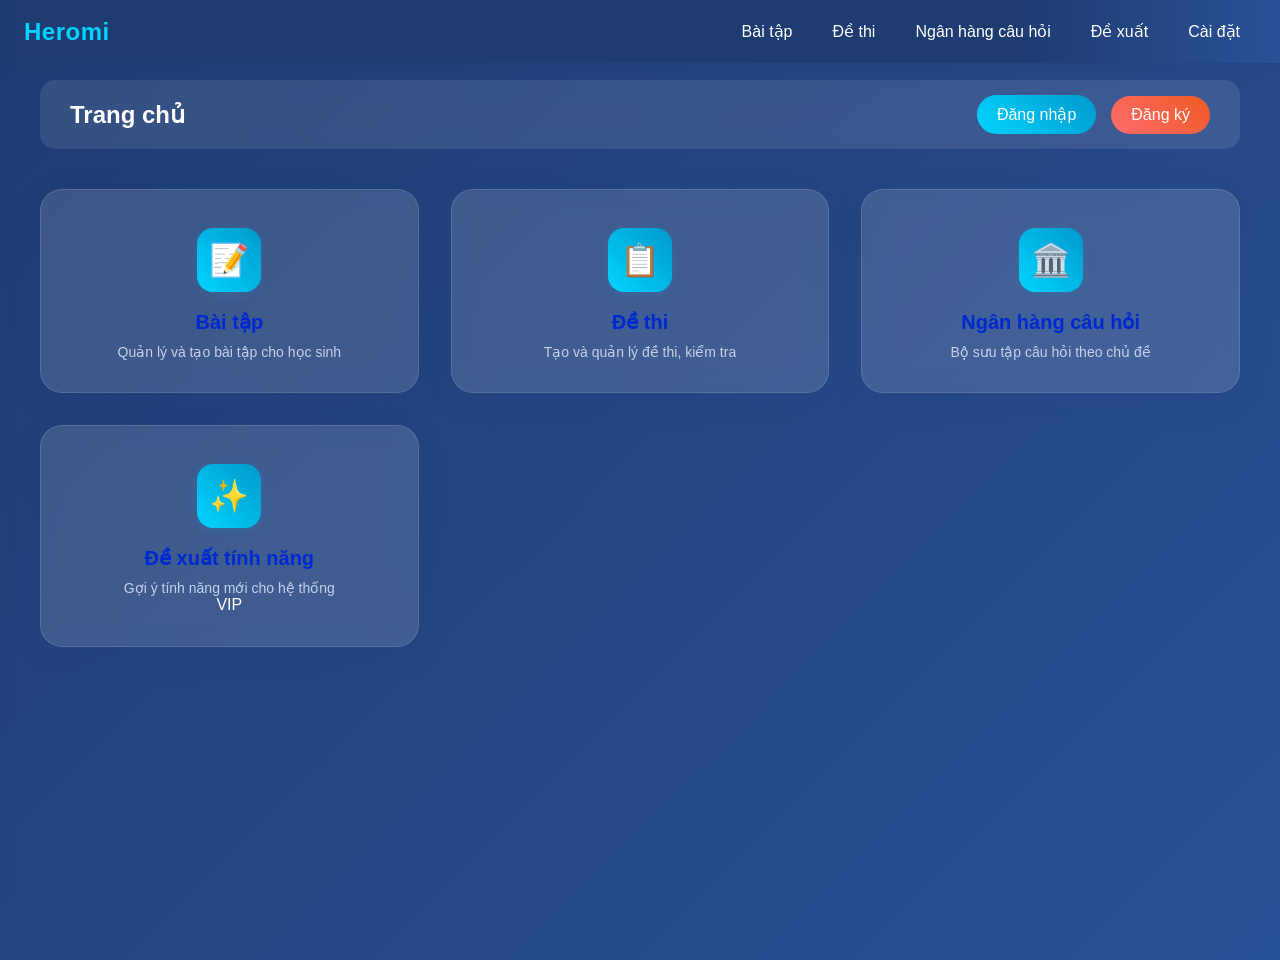
<file: index.html>
<!DOCTYPE html>
<html lang="vi">
<head>
    <meta charset="UTF-8">
    <meta name="viewport" content="width=device-width, initial-scale=1.0">
    <title>Heromi - Trang học liệu miễn phí</title>
    <link rel="icon" type="image/x-icon" href="/assets/heromi.ico" >
    <link rel="stylesheet" href="style.css">
</head>
<body>
    <!-- Add navbar so JS/CSS can show/hide it -->
    <header class="navbar" id="mainNavbar" role="navigation" aria-label="Main navigation">
        <div class="brand-title">Heromi</div>
        <nav class="navbar-links" id="navbarLinks" aria-hidden="true">
            <ul>
                <li><a href="#" onclick="showSection('bai-tap')">Bài tập</a></li>
                <li><a href="#" onclick="showSection('de-thi')">Đề thi</a></li>
                <li><a href="#" onclick="showSection('ngan-hang-cau-hoi')">Ngân hàng câu hỏi</a></li>
                <li><a href="#" onclick="showSection('de-xuat-tinh-nang')">Đề xuất</a></li>
                <li><a href="#" onclick="showSection('setting')">Cài đặt</a></li>
            </ul>
        </nav>
        <button class="toggle-button" id="navbarToggle" aria-label="Toggle navigation">
            <span class="bar"></span>
            <span class="bar"></span>
            <span class="bar"></span>
        </button>
    </header>

    <!-- Nút mở sidebar (menu 3 gạch) -->
    <button id="sidebarToggleBtn" class="sidebar-toggle-btn" aria-label="Mở menu">&#9776;</button>
    <!-- Sidebar overlay -->
    <div class="sidebar-overlay" id="sidebaOverlay"></div>
        <!-- Sidebar popup -->
    <nav class="sidebar" id="sidebar">
        <div class="sidebar-header" style="display:flex; align-items:center; justify-content:space-between; padding: 12px 16px; border-bottom: 1px solid #ccc;">
            <div style="display:flex; align-items:center;">
                <div class="sidebar-logo" style="background: linear-gradient(135deg, #2a5298 100%, #2a5298 100%); border-radius: 50%; box-shadow: 0 2px 8px #1e3c7233; margin-right: 12px;">
                    <img src="/assets/logo.png" alt="Heromi" style="width:44px;height:44px;border-radius:50%;background:transparent;box-shadow:none;">
                </div>
                <span class="sidebar-title" style="font-weight:600; font-size:1.2rem; color:#ffffff;">Heromi</span>
            </div>
        </div>
        <ul class="sidebar-menu" style="list-style:none; padding:0; margin:0;">
            <li class="nav-item active" data-section="bai-tap" style="padding: 12px 20px; cursor:pointer; transition: background-color 0.3s;">
                <span class="nav-label" data-i18n="sidebar_baitap">Bài tập</span>
            </li>
            <li class="nav-item" data-section="de-thi" style="padding: 12px 20px; cursor:pointer; transition: background-color 0.3s;">
                <span class="nav-label" data-i18n="sidebar_dethi">Đề thi</span>
            </li>
            <li class="nav-item" data-section="ngan-hang-cau-hoi" style="padding: 12px 20px; cursor:pointer; transition: background-color 0.3s;">
                <span class="nav-label" data-i18n="sidebar_nganhang">Ngân hàng câu hỏi</span>
            </li>
            <li class="nav-item" data-section="de-xuat-tinh-nang" style="padding: 12px 20px; cursor:pointer; transition: background-color 0.3s;">
                <span class="nav-label" data-i18n="sidebar_dexuat">Đề xuất tính năng</span>
            </li>
            <li class="nav-item" data-section="setting" style="padding: 12px 20px; cursor:pointer; transition: background-color 0.3s;">
                <span class="nav-label" data-i18n="sidebar_setting">Cài đặt</span>
            </li>
        </ul>
    </nav>
    
    
    <!-- Page Sections -->
    <section id="dashboard" class="page-section">
        <div class="container">
            <div class="main-content">
                <!-- Header -->
                <div class="header">
                    <div class="header-left">
                        <h1 id="mainTitle" data-i18n="dashboard_title">Trang chủ</h1>
                    </div>
                    <div class="header-right">
                        <a href="#" class="btn btn-primary" id="loginBtn" data-i18n="loginBtn">Đăng nhập</a>
                        <a href="#" class="btn btn-secondary" id="registerBtn" data-i18n="registerBtn">Đăng ký</a>
                        <div class="user-profile" style="display:none" id="userProfile">
                            <div class="user-avatar" id="userAvatar">H</div>
                            <div class="user-info" id="userInfo">
                                <!-- Thông tin user sẽ được thêm động -->
                            </div>
                            <div class="user-fullname" id="userFullname"></div>
                            <div class="user-history" id="userHistory"></div>
                            <button onclick="logoutUser()" class="btn btn-secondary" style="margin-left:10px">Đăng xuất</button>
                        </div>
                    </div>
                </div>
                <!-- Dashboard Grid -->
                <div class="dashboard-grid" id="dashboardGrid">
                    <div class="card" onclick="navigateToSection('bai-tap')">
                        <div class="card-icon">📝</div>
                        <h3 data-i18n="card_baitap_title">Bài tập</h3>
                        <p data-i18n="card_baitap_desc">Quản lý và tạo bài tập cho học sinh</p>
                        <!-- Form upload chỉ cho giáo viên, ẩn mặc định, hiển thị bằng JS nếu đúng quyền -->
                        <form id="baitapUploadForm" style="display:none; margin-top:18px;">
                            <input type="file" id="baitapFile" accept=".pdf,.doc,.docx" style="margin-bottom:8px;">
                            <button type="submit" class="btn btn-primary" style="width:auto;">Tải lên bài tập</button>
                        </form>
                    </div>
                    <div class="card" onclick="navigateToSection('de-thi')">
                        <div class="card-icon">📋</div>
                        <h3 data-i18n="card_dethi_title">Đề thi</h3>
                        <p data-i18n="card_dethi_desc">Tạo và quản lý đề thi, kiểm tra</p>
                        <!-- Form upload chỉ cho giáo viên, ẩn mặc định, hiển thị bằng JS nếu đúng quyền -->
                        <form id="dethiUploadForm" style="display:none; margin-top:18px;">
                            <input type="file" id="dethiFile" accept=".pdf,.doc,.docx" style="margin-bottom:8px;">
                            <button type="submit" class="btn btn-primary" style="width:auto;">Tải lên đề thi</button>
                        </form>
                    </div>
                    <div class="card" onclick="navigateToSection('ngan-hang-cau-hoi')">
                        <div class="card-icon">🏛️</div>
                        <h3 data-i18n="card_nganhang_title">Ngân hàng câu hỏi</h3>
                        <p data-i18n="card_nganhang_desc">Bộ sưu tập câu hỏi theo chủ đề</p>
                    </div>
                    <div class="card" onclick="navigateToSection('de-xuat-tinh-nang')">
                        <div class="card-icon">✨</div>
                        <h3 data-i18n="card_dexuat_title">Đề xuất tính năng</h3>
                        <p data-i18n="card_dexuat_desc">Gợi ý tính năng mới cho hệ thống</p>
                        <div class="vip-badge" data-i18n="vip_badge">VIP</div>
                    </div>
                </div>
                <!-- Giao diện từng mục chức năng -->
                <div class="section-content" id="section-bai-tap" style="display:none">
                    <button class="btn btn-secondary back-home-btn" style="margin-bottom:18px;">← Trở về trang chủ</button>
                    <h2 data-i18n="card_baitap_title">Bài tập</h2>
                    <div style="margin-bottom:20px;">
                        <button class="btn btn-primary upload-btn" onclick="showUploadForm('baitap')" style="display:none;">
                            <span style="font-size:20px;">+</span> Tải lên bài tập mới
                        </button>
                    </div>
                    <div id="baitapUploadArea" class="upload-form" style="display:none;background:rgba(30,60,114,0.9);padding:20px;border-radius:12px;margin-bottom:20px;">
                        <h3 style="color:#fff;margin-bottom:15px;">Tải lên bài tập mới</h3>
                        <form id="baitapUploadForm" onsubmit="return handleBaiTapUpload(event)">
                            <div style="margin-bottom:15px;">
                                <input type="file" id="baitapFile" accept=".pdf,.doc,.docx" style="background:#fff;padding:8px;border-radius:6px;width:100%;">
                            </div>
                            <div style="margin-bottom:15px;">
                                <input type="text" placeholder="Tiêu đề bài tập" style="width:100%;padding:8px;border-radius:6px;">
                            </div>
                            <div style="margin-bottom:15px;">
                                <textarea placeholder="Mô tả bài tập" style="width:100%;padding:8px;border-radius:6px;min-height:80px;"></textarea>
                            </button>
                            <button type="submit" class="btn btn-primary">Tải lên</button>
                            <button type="button" class="btn btn-secondary" onclick="hideUploadForm('baitap')" style="margin-left:10px;">Hủy</button>
                        </form>
                    </div>
                    <div id="baitapList">
                        <!-- Danh sách bài tập sẽ được thêm vào đây -->
                    </div>
                </div>
                <div class="section-content" id="section-de-thi" style="display:none">
                    <button class="btn btn-secondary back-home-btn" style="margin-bottom:18px;">← Trở về trang chủ</button>
                    <h2 data-i18n="card_dethi_title">Đề thi</h2>
                    <div style="margin-bottom:20px;">
                        <button class="btn btn-primary upload-btn" onclick="showUploadForm('dethi')" style="display:none;">
                            <span style="font-size:20px;">+</span> Tải lên đề thi mới
                        </button>
                    </div>
                    <div id="dethiUploadArea" class="upload-form" style="display:none;background:rgba(30,60,114,0.9);padding:20px;border-radius:12px;margin-bottom:20px;">
                        <h3 style="color:#fff;margin-bottom:15px;">Tải lên đề thi mới</h3>
                        <form id="dethiUploadForm" onsubmit="return handleDeThiUpload(event)">
                            <div style="margin-bottom:15px;">
                                <input type="file" id="dethiFile" accept=".pdf,.doc,.docx" style="background:#fff;padding:8px;border-radius:6px;width:100%;">
                            </div>
                            <div style="margin-bottom:15px;">
                                <input type="text" placeholder="Tiêu đề đề thi" style="width:100%;padding:8px;border-radius:6px;">
                            </div>
                            <div style="margin-bottom:15px;">
                                <textarea placeholder="Mô tả đề thi" style="width:100%;padding:8px;border-radius:6px;min-height:80px;"></textarea>
                            </button>
                            <button type="submit" class="btn btn-primary">Tải lên</button>
                            <button type="button" class="btn btn-secondary" onclick="hideUploadForm('dethi')" style="margin-left:10px;">Hủy</button>
                        </form>
                    </div>
                    <div id="dethiList">
                        <!-- Danh sách đề thi sẽ được thêm vào đây -->
                    </div>
                </div>
                <div class="section-content" id="section-ngan-hang-cau-hoi" style="display:none">
                    <button class="btn btn-secondary back-home-btn" style="margin-bottom:18px;">← Trở về trang chủ</button>
                    <h2 data-i18n="card_nganhang_title">Ngân hàng câu hỏi</h2>
                    <!-- Nội dung ngân hàng câu hỏi -->
                </div>
                <div class="section-content" id="section-de-xuat-tinh-nang" style="display:none">
                    <button class="btn btn-secondary back-home-btn" style="margin-bottom:18px;">← Trở về trang chủ</button>
                    <h2 data-i18n="card_dexuat_title">Đề xuất tính năng</h2>
                    <!-- Nội dung đề xuất tính năng -->
                </div>
                <div class="section-content" id="section-setting" style="display:none">
                    <button class="btn btn-secondary back-home-btn" style="margin-bottom:18px;">← Trở về trang chủ</button>
                    <h2 data-i18n="sidebar_setting">Cài đặt</h2>
                    <!-- Nội dung cài đặt -->
                </div>
            </div>
        </div>
    </section>
    
    <section id="baitap" class="page-section" style="display:none">
        <div class="container">
            <h2>Bài Tập</h2>
            <p>Đây là trang quản lý bài tập. Bạn có thể xem, tạo mới hoặc quản lý các bài tập tại đây.</p>
            <!-- Thêm nội dung bài tập tại đây -->
        </div>
    </section>
    
    <section id="dethi" class="page-section" style="display:none">
        <div class="container">
            <h2>Đề Thi</h2>
            <p>Đây là trang quản lý đề thi. Bạn có thể xem, tạo mới hoặc quản lý các đề thi tại đây.</p>
            <!-- Thêm nội dung đề thi tại đây -->
        </div>
    </section>
    
    <!-- Popup Đăng nhập/Đăng ký -->
    <div class="popup-overlay" id="popupOverlay">
        <div class="popup" id="loginPopup">
            <button class="close-btn" onclick="closePopup()">&times;</button>
            <div class="popup-header">
                <div class="popup-icon">🔐</div>
                <h2 data-i18n="login">Đăng nhập</h2>
                <p class="popup-desc" data-i18n="loginDesc">Chào mừng bạn quay lại! Vui lòng đăng nhập để tiếp tục.</p>
            </div>
            <form id="loginForm" autocomplete="off" onsubmit="return handleLogin(event)">
                <label for="loginUsername" data-i18n="username">Tên đăng nhập</label>
                <input type="text" id="loginUsername" placeholder="Nhập tên đăng nhập" required>
                <label for="loginPassword" data-i18n="password">Mật khẩu</label>
                <div class="input-password">
                    <input type="password" id="loginPassword" placeholder="Nhập mật khẩu" required>
                    <span class="toggle-password" onclick="togglePassword('loginPassword', this)">👁️</span>
                </div>
                <div class="error-msg" id="loginError"></div>
                <button class="btn btn-primary" type="submit" data-i18n="loginBtn">Đăng nhập</button>
            </form>
            <div class="switch-link" data-i18n="noAccount">
                Chưa có tài khoản? <a onclick="switchToRegister()" data-i18n="register">Đăng ký</a>
            </div>
        </div>
        <div class="popup" id="registerPopup" style="display:none">
            <button class="close-btn" onclick="closePopup()">&times;</button>
            <div class="popup-header">
                <div class="popup-icon">📝</div>
                <h2 data-i18n="register">Đăng ký</h2>
                <p class="popup-desc" data-i18n="registerDesc">Tạo tài khoản mới để sử dụng các tính năng của hệ thống.</p>
            </div>
            <form id="registerForm" autocomplete="off" onsubmit="return handleRegister(event)">
                <label for="registerUsername" data-i18n="username">Tên đăng nhập</label>
                <input type="text" id="registerUsername" placeholder="Nhập tên đăng nhập" required>
                <label for="registerEmail" data-i18n="email">Email</label>
                <input type="email" id="registerEmail" placeholder="Nhập email" required>
                <label for="registerPassword" data-i18n="password">Mật khẩu</label>
                <div class="input-password">
                    <input type="password" id="registerPassword" placeholder="Nhập mật khẩu" required>
                    <span class="toggle-password" onclick="togglePassword('registerPassword', this)">👁️</span>
                </div>
                <label for="registerPassword2" data-i18n="password2">Nhập lại mật khẩu</label>
                <div class="input-password">
                    <input type="password" id="registerPassword2" placeholder="Nhập lại mật khẩu" required>
                    <span class="toggle-password" onclick="togglePassword('registerPassword2', this)">👁️</span>
                </div>
                <div class="error-msg" id="registerError"></div>
                <button class="btn btn-secondary" type="submit" data-i18n="registerBtn">Đăng ký</button>
            </form>
            <div class="switch-link" data-i18n="haveAccount">
                Đã có tài khoản? <a onclick="switchToLogin()" data-i18n="login">Đăng nhập</a>
            </div>
        </div>
    </div> 
    
    <script src="main.js"></script>
    <script src="baitap.js"></script>
    <script src="dethi.js"></script>
    <script src="qlhs.js"></script>
    <script src="setting.js"></script>
    <script src="nhch.js"></script>
    <script src="js/nav.js"></script>
    <script>
    // Popup functions
    function openPopup(popupId) {
        document.getElementById('popupOverlay').style.display = 'flex';
        document.getElementById(popupId).style.display = 'block';
    }
    
    function closePopup() {
        document.getElementById('popupOverlay').style.display = 'none';
        document.getElementById('loginPopup').style.display = 'none';
        document.getElementById('registerPopup').style.display = 'none';
    }
    
    function switchToRegister() {
        document.getElementById('loginPopup').style.display = 'none';
        document.getElementById('registerPopup').style.display = 'block';
    }
    
    function switchToLogin() {
        document.getElementById('registerPopup').style.display = 'none';
        document.getElementById('loginPopup').style.display = 'block';
    }
    
    // Add event listeners to login/register buttons
    document.getElementById('loginBtn').addEventListener('click', function(e) {
        e.preventDefault();
        openPopup('loginPopup');
    });
    
    document.getElementById('registerBtn').addEventListener('click', function(e) {
        e.preventDefault();
        openPopup('registerPopup');
    });

    // Hiển thị form upload nếu là giáo viên
    window.addEventListener('DOMContentLoaded', function () {
        // Initialize sidebar
        autoHideSidebarOnMobile();
        window.addEventListener("resize", autoHideSidebarOnMobile);
        
        // Initialize popups
        document.querySelectorAll('.back-home-btn').forEach(btn => {
            btn.onclick = function() {
                showSection('');
                document.querySelectorAll('.nav-item').forEach(i => i.classList.remove('active'));
            };
        });
        
        // Check user role for upload forms
        if (window.currentUser && window.currentUser.role === 'Giáo viên') {
            document.getElementById('baitapUploadForm').style.display = '';
            document.getElementById('dethiUploadForm').style.display = '';
            document.getElementById('qlhsUploadForm').style.display = '';
        }
        
        // Thêm sự kiện cho các nút điều hướng trang
        document.querySelectorAll('.nav-btn').forEach(btn => {
            btn.addEventListener('click', function() {
                // Xóa active class từ tất cả các nút
                document.querySelectorAll('.nav-btn').forEach(b => b.classList.remove('active'));
                // Thêm active class cho nút được click
                this.classList.add('active');
                
                // Ẩn tất cả các section
                document.querySelectorAll('.page-section').forEach(section => {
                    section.style.display = 'none';
                });
                
                // Hiển thị section tương ứng
                const pageId = this.getAttribute('data-page');
                document.getElementById(pageId).style.display = 'block';
            });
        });
    });

    // Khi đăng nhập thành công cũng cần kiểm tra lại
    window.showUserProfile = (function (orig) {
        return function () {
            orig && orig();
            if (window.currentUser && window.currentUser.role === 'Giáo viên') {
                document.getElementById('baitapUploadForm').style.display = '';
                document.getElementById('dethiUploadForm').style.display = '';
                document.getElementById('qlhsUploadForm').style.display = '';
            } else {
                document.getElementById('baitapUploadForm').style.display = 'none';
                document.getElementById('dethiUploadForm').style.display = 'none';
                document.getElementById('qlhsUploadForm').style.display = 'none';
            }
        };
    })(window.showUserProfile);
    
    // Ẩn/hiện giao diện từng mục chức năng
    function showSection(section) {
        // Ẩn dashboard grid
        document.getElementById('dashboardGrid').style.display = section ? 'none' : '';
        // Ẩn tất cả section-content
        document.querySelectorAll('.section-content').forEach(el => el.style.display = 'none');
        if (section) {
            const el = document.getElementById('section-' + section);
            if (el) el.style.display = '';
        }
    }
    
    // Gắn lại sự kiện cho sidebar/card
    document.querySelectorAll('.nav-item').forEach(item => {
        item.addEventListener('click', function() {
            const section = this.getAttribute('data-section');
            showSection(section);
        });
    });
    
    document.querySelectorAll('.card').forEach(card => {
        card.addEventListener('click', function(e) {
            const section = this.getAttribute('onclick').match(/'([^']+)'/)[1];
            showSection(section);
        });
    });
    
    // Khi load trang, hiển thị dashboard
    showSection('');
    
    // Xử lý sự kiện cho nút toggle sidebar (dùng class, không dùng style trực tiếp)
    function autoHideSidebarOnMobile() {
        if (window.innerWidth <= 768) {
            sidebar.classList.remove("sidebar-open");
            sidebarOverlay.classList.remove("active");
        }
    }

    function openSidebarMobile() {
        sidebar.classList.add("sidebar-open");
        sidebarOverlay.classList.add("active");
    }

    function closeSidebarMobile() {
        sidebar.classList.remove("sidebar-open");
        sidebarOverlay.classList.remove("active");
    }

    // Toggle khi nhấn nút menu
    sidebarToggleBtn.addEventListener("click", function () {
        if (sidebar.classList.contains("sidebar-open")) {
            closeSidebarMobile();
        } else {
            openSidebarMobile();
        }
    });

    // Đóng khi bấm ra ngoài
    sidebarOverlay.addEventListener("click", closeSidebarMobile);

    // Đóng khi chọn menu (trên mobile)
    document.querySelectorAll(".nav-item").forEach(item => {
        item.addEventListener("click", function () {
            if (window.innerWidth <= 768) closeSidebarMobile();
        });
    });
    </script>
    <script>
    function showUploadForm(type) {
        document.getElementById(type + 'UploadArea').style.display = 'block';
        document.querySelector(`#section-${type} .upload-btn`).style.display = 'none';
    }

    function hideUploadForm(type) {
        document.getElementById(type + 'UploadArea').style.display = 'none';
        document.querySelector(`#section-${type} .upload-btn`).style.display = 'block';
    }

    // Show upload buttons for teachers
    function updateUploadButtons() {
        // Chỉ kiểm tra người dùng đã đăng nhập, không cần kiểm tra role
        const isLoggedIn = window.currentUser != null;
        document.querySelectorAll('.upload-btn').forEach(btn => {
            btn.style.display = isLoggedIn ? 'block' : 'none';
        });
    }

    // Update on page load and login/logout
    document.addEventListener('DOMContentLoaded', updateUploadButtons);
    if (typeof window.showUserProfile === 'function') {
        const orig = window.showUserProfile;
        window.showUserProfile = function() {
            orig();
            updateUploadButtons();
        };
    }
    </script>
    <script>
function togglePassword(inputId, toggler) {
    const input = document.getElementById(inputId);
    if (input.type === 'password') {
        input.type = 'text';
        toggler.textContent = '🔒'; // Icon khi hiện mật khẩu
        toggler.style.color = '#00d4ff'; // Màu khi đang hiện
    } else {
        input.type = 'password';
        toggler.textContent = '👁️'; // Icon khi ẩn mật khẩu
        toggler.style.color = '#888'; // Màu mặc định
    }
}
</script>
</body>
</html>
</file>
<file: style.css>
/* ...existing CSS code from <style> in index.html... */
* {
    margin: 0;
    padding: 0;
    box-sizing: border-box;
}

body {
    font-family: 'Segoe UI', Tahoma, Geneva, Verdana, sans-serif;
    background: linear-gradient(135deg, #1e3c72 0%, #2a5298 100%);
    min-height: 100vh;
    color: white;
    width: 100vw;
    overflow-x: hidden;
}

.container {
    display: flex;
    min-height: 100vh;
    width: 100vw;
    max-width: 100vw;
    overflow-x: hidden;
}

/* Sidebar overlay */
.sidebar-overlay {
    display: none;
    position: fixed;
    z-index: 1049;
    top: 0; left: 0; right: 0; bottom: 0;
    background: rgba(30,60,114,0.45);
}
.sidebar-overlay.active {
    display: block;
}

/* Sidebar popup */
.sidebar {
    position: fixed;
    top: 0;
    left: -320px;
    z-index: 1050;
    height: 100vh;
    width: 300px;
    max-width: 90vw;
    background: #1e3c72;
    box-shadow: 2px 0 24px rgba(30,60,114,0.18);
    border-top-right-radius: 18px;
    border-bottom-right-radius: 18px;
    transition: left 0.35s cubic-bezier(.4,1.4,.6,1);
    display: flex;
    flex-direction: column;
    padding: 0;
    overflow-y: auto;
}
.sidebar.sidebar-open {
    left: 0;
}
.sidebar.sidebar-mobile-hide {
    left: -320px;
}
.sidebar-header {
    display: flex;
    align-items: center;
    padding: 22px 18px 12px 22px;
    border-bottom: 1px solid #2a5298;
    background: linear-gradient(90deg, #1e3c72 80%, #2a5298 100%);
}
.sidebar-logo {
    margin-right: 12px;
}
.sidebar-title {
    font-size: 22px;
    font-weight: bold;
    color: #fff;
    letter-spacing: 1px;
    flex: 1;
}
.sidebar-close-btn {
    background: none;
    border: none;
    color: #fff;
    font-size: 28px;
    cursor: pointer;
    margin-left: 8px;
    transition: color 0.2s;
}
.sidebar-close-btn:hover {
    color: #00d4ff;
}
.sidebar-menu {
    list-style: none;
    margin: 0;
    padding: 0;
    flex: 1;
    display: flex;
    flex-direction: column;
    gap: 2px;
}
.sidebar-menu .nav-item {
    display: flex;
    align-items: center;
    gap: 14px;
    padding: 13px 24px;
    font-size: 17px;
    color: #fff;
    border: none;
    background: none;
    cursor: pointer;
    border-radius: 10px;
    margin: 2px 10px;
    transition: background 0.2s, color 0.2s;
    font-weight: 500;
}
.sidebar-menu .nav-item .nav-icon {
    font-size: 22px;
    width: 28px;
    text-align: center;
}
.sidebar-menu .nav-item .nav-label {
    font-size: 15px;
    font-weight: 500;
    color: #fff;
    letter-spacing: 0.2px;
}
.sidebar-menu .nav-item:hover,
.sidebar-menu .nav-item.active {
    background: linear-gradient(90deg, #00d4ff 0%, #0099cc 100%);
    color: #fff;
}
.sidebar-footer {
    padding: 18px 22px 22px 22px;
    border-top: 1px solid #2a5298;
    background: linear-gradient(90deg, #1e3c72 80%, #2a5298 100%);
    display: flex;
    align-items: center;
    justify-content: flex-end;
}
.lang-select {
    padding: 7px 14px;
    border-radius: 8px;
    border: none;
    background: #fff;
    color: #1e3c72;
    font-weight: 500;
    font-size: 15px;
    outline: none;
    cursor: pointer;
    box-shadow: 0 2px 8px #1e3c7233;
}
@media (max-width: 600px) {
    .sidebar {
        width: 90vw;
        min-width: 0;
        max-width: 98vw;
        border-radius: 0 18px 18px 0;
    }
    .sidebar-header, .sidebar-footer {
        padding-left: 10px;
        padding-right: 10px;
    }
    .sidebar-menu .nav-item {
        padding: 12px 10px;
        font-size: 16px;
    }
}

.sidebar {
    position: fixed;
    top: 0;
    left: -320px;
    z-index: 1050;
    height: 100vh;
    width: 320px;
    max-width: 90vw;
    min-width: 220px;
    background: rgba(30,60,114,0.97);
    box-shadow: 2px 0 16px rgba(30,60,114,0.13);
    border-top-right-radius: 18px;
    border-bottom-right-radius: 18px;
    transition: left 0.35s cubic-bezier(.4,1.4,.6,1);
    display: flex;
    flex-direction: column;
    align-items: flex-start;
    padding: 32px 0 24px 0;
    overflow-y: auto;
    overflow-x: hidden;
}

.sidebar.sidebar-open {
    left: 0;
}

.sidebar.sidebar-mobile-hide {
    left: -320px;
}

.sidebar:hover {
    width: 250px;
}

.logo {
    width: 40px;
    height: 40px;
    background: white;
    border-radius: 50%;
    display: flex;
    align-items: center;
    justify-content: center;
    margin-bottom: 40px;
    font-weight: bold;
    color: #1e3c72;
    margin-left: 32px;
}

.nav-item {
    width: 210px;
    height: 50px;
    margin-bottom: 20px;
    background: rgba(255, 255, 255, 0.1);
    border-radius: 12px;
    display: flex;
    align-items: center;
    justify-content: flex-start;
    cursor: pointer;
    transition: all 0.3s ease;
    position: relative;
    padding-left: 18px;
    font-size: 20px;
    overflow: hidden;
    margin-left: 18px;
}

.nav-label {
    margin-left: 16px;
    font-size: 15px;
    font-weight: 500;
    color: #fff;
    opacity: 1;
    white-space: nowrap;
    pointer-events: auto;
}

.sidebar:hover .nav-label {
    opacity: 1;
    pointer-events: auto;
}

.sidebar:hover .nav-item {
    width: 210px;
}

.nav-item:hover {
    background: rgba(255, 255, 255, 0.2);
    transform: translateX(5px);
}

.nav-item.active {
    background: linear-gradient(45deg, #00d4ff, #0099cc);
}

.main-content {
    flex: 1 1 0%;
    min-width: 0;
    padding: 20px 40px;
    box-sizing: border-box;
    overflow-x: auto;
}

.header {
    display: flex;
    justify-content: space-between;
    align-items: center;
    margin-bottom: 40px;
    background: rgba(255, 255, 255, 0.1);
    backdrop-filter: blur(10px);
    border-radius: 15px;
    padding: 15px 30px;
    min-width: 0;
}

.header-left {
    display: flex;
    align-items: center;
    gap: 20px;
}

/* Remove these search-bar styles */
.search-bar {
    display: none;
}

.search-bar input[type="text"] {
    display: none;
}

.search-bar button {
    display: none;
}

.header-right {
    display: flex;
    align-items: center;
    gap: 15px;
    margin-left: auto;
}

.btn {
    padding: 10px 20px;
    border: none;
    border-radius: 25px;
    cursor: pointer;
    font-weight: 500;
    transition: all 0.3s ease;
    text-decoration: none;
    display: inline-flex;
    align-items: center;
    gap: 8px;
}

.btn-primary {
    background: linear-gradient(45deg, #00d4ff, #0099cc);
    color: white;
}

.btn-secondary {
    background: linear-gradient(45deg, #ff6b6b, #ee5a24);
    color: white;
}

.btn:hover {
    transform: translateY(-2px);
    box-shadow: 0 5px 15px rgba(0, 0, 0, 0.3);
}

.user-profile {
    display: flex;
    align-items: center;
    gap: 10px;
    flex-wrap: wrap;
}

.user-avatar {
    width: 40px;
    height: 40px;
    border-radius: 50%;
    background: linear-gradient(45deg, #ff6b6b, #ee5a24);
    display: flex;
    align-items: center;
    justify-content: center;
    font-weight: bold;
}

.user-fullname {
    font-size: 13px;
    color: #fff;
    font-weight: 500;
    margin-left: 5px;
}

.user-history {
    font-size: 12px;
    color: #ffe082;
    margin-left: 10px;
    margin-top: 2px;
    max-width: 220px;
    word-break: break-word;
}

.dashboard-grid {
    display: grid;
    grid-template-columns: repeat(auto-fit, minmax(280px, 1fr));
    gap: 32px;
    margin-bottom: 40px;
    min-width: 0;
    align-items: stretch;
}

.card {
    background: rgba(255, 255, 255, 0.13);
    backdrop-filter: blur(10px);
    border-radius: 22px;
    padding: 38px 28px 32px 28px;
    text-align: center;
    cursor: pointer;
    transition: all 0.3s cubic-bezier(.4,1.4,.6,1);
    border: 1.5px solid rgba(255, 255, 255, 0.13);
    position: relative;
    overflow: hidden;
    min-width: 0;
    box-shadow: 0 8px 32px rgba(30,60,114,0.10);
    display: flex;
    flex-direction: column;
    align-items: center;
    justify-content: flex-start;
}

.card::before {
    content: '';
    position: absolute;
    top: 0;
    left: -100%;
    width: 100%;
    height: 100%;
    background: linear-gradient(90deg, transparent, rgba(255, 255, 255, 0.1), transparent);
    transition: left 0.5s ease;
}

.card:hover::before {
    left: 100%;
}

.card:hover {
    transform: translateY(-10px);
    box-shadow: 0 20px 40px rgba(0, 0, 0, 0.3);
    background: rgba(255, 255, 255, 0.15);
}

.card-icon {
    width: 64px;
    height: 64px;
    margin: 0 auto 18px;
    background: linear-gradient(45deg, #00d4ff, #0099cc);
    color: #fff;
    border-radius: 16px;
    display: flex;
    align-items: center;
    justify-content: center;
    font-size: 32px;
    box-shadow: 0 2px 8px rgba(0,212,255,0.10);
    transition: all 0.3s;
}

.card:hover .card-icon {
    transform: scale(1.13) rotate(7deg);
}

.card h3 {
    font-size: 20px;
    margin-bottom: 10px;
    font-weight: 600;
    color: #002ad1;
}

.card p {
    opacity: 0.85;
    font-size: 14px;
    color: #e0e6f7;
}

#dashboardSubtitle {
    display: inline-block;
    margin-left: 12px;
    font-size: 15px;
    color: #00d4ff;
    font-weight: 500;
    letter-spacing: 0.5px;
    vertical-align: middle;
}

.main-content {
    flex: 1 1 0%;
    min-width: 0;
    padding: 20px 40px;
    box-sizing: border-box;
    overflow-x: auto;
}

.header {
    display: flex;
    justify-content: space-between;
    align-items: center;
    margin-bottom: 40px;
    background: rgba(255, 255, 255, 0.1);
    backdrop-filter: blur(10px);
    border-radius: 15px;
    padding: 15px 30px;
    min-width: 0;
}

.header-left {
    display: flex;
    align-items: center;
    gap: 20px;
}

/* Remove these search-bar styles */
.search-bar {
    display: none;
}

.search-bar input[type="text"] {
    display: none;
}

.search-bar button {
    display: none;
}

.header-right {
    display: flex;
    align-items: center;
    gap: 15px;
    margin-left: auto;
}

.btn {
    padding: 10px 20px;
    border: none;
    border-radius: 25px;
    cursor: pointer;
    font-weight: 500;
    transition: all 0.3s ease;
    text-decoration: none;
    display: inline-flex;
    align-items: center;
    gap: 8px;
}

.btn-primary {
    background: linear-gradient(45deg, #00d4ff, #0099cc);
    color: white;
}

.btn-secondary {
    background: linear-gradient(45deg, #ff6b6b, #ee5a24);
    color: white;
}

.btn:hover {
    transform: translateY(-2px);
    box-shadow: 0 5px 15px rgba(0, 0, 0, 0.3);
}

.user-profile {
    display: flex;
    align-items: center;
    gap: 10px;
    flex-wrap: wrap;
}

.user-avatar {
    width: 40px;
    height: 40px;
    border-radius: 50%;
    background: linear-gradient(45deg, #ff6b6b, #ee5a24);
    display: flex;
    align-items: center;
    justify-content: center;
    font-weight: bold;
}

.user-fullname {
    font-size: 13px;
    color: #fff;
    font-weight: 500;
    margin-left: 5px;
}

.user-history {
    font-size: 12px;
    color: #ffe082;
    margin-left: 10px;
    margin-top: 2px;
    max-width: 220px;
    word-break: break-word;
}

.dashboard-grid {
    display: grid;
    grid-template-columns: repeat(auto-fit, minmax(280px, 1fr));
    gap: 32px;
    margin-bottom: 40px;
    min-width: 0;
    align-items: stretch;
}

.card {
    background: rgba(255, 255, 255, 0.13);
    backdrop-filter: blur(10px);
    border-radius: 22px;
    padding: 38px 28px 32px 28px;
    text-align: center;
    cursor: pointer;
    transition: all 0.3s cubic-bezier(.4,1.4,.6,1);
    border: 1.5px solid rgba(255, 255, 255, 0.13);
    position: relative;
    overflow: hidden;
    min-width: 0;
    box-shadow: 0 8px 32px rgba(30,60,114,0.10);
    display: flex;
    flex-direction: column;
    align-items: center;
    justify-content: flex-start;
}

.card::before {
    content: '';
    position: absolute;
    top: 0;
    left: -100%;
    width: 100%;
    height: 100%;
    background: linear-gradient(90deg, transparent, rgba(255, 255, 255, 0.1), transparent);
    transition: left 0.5s ease;
}

.card:hover::before {
    left: 100%;
}

.card:hover {
    transform: translateY(-10px);
    box-shadow: 0 20px 40px rgba(0, 0, 0, 0.3);
    background: rgba(255, 255, 255, 0.15);
}

.card-icon {
    width: 64px;
    height: 64px;
    margin: 0 auto 18px;
    background: linear-gradient(45deg, #00d4ff, #0099cc);
    color: #fff;
    border-radius: 16px;
    display: flex;
    align-items: center;
    justify-content: center;
    font-size: 32px;
    box-shadow: 0 2px 8px rgba(0,212,255,0.10);
    transition: all 0.3s;
}

.card:hover .card-icon {
    transform: scale(1.13) rotate(7deg);
}

.card h3 {
    font-size: 20px;
    margin-bottom: 10px;
    font-weight: 600;
    color: #002ad1;
}

.card p {
    opacity: 0.85;
    font-size: 14px;
    color: #e0e6f7;
}

#dashboardSubtitle {
    display: inline-block;
    margin-left: 12px;
    font-size: 15px;
    color: #00d4ff;
    font-weight: 500;
    letter-spacing: 0.5px;
    vertical-align: middle;
}

.main-content {
    flex: 1 1 0%;
    min-width: 0;
    padding: 20px 40px;
    box-sizing: border-box;
    overflow-x: auto;
}

.header {
    display: flex;
    justify-content: space-between;
    align-items: center;
    margin-bottom: 40px;
    background: rgba(255, 255, 255, 0.1);
    backdrop-filter: blur(10px);
    border-radius: 15px;
    padding: 15px 30px;
    min-width: 0;
}

.header-left {
    display: flex;
    align-items: center;
    gap: 20px;
}

/* Remove these search-bar styles */
.search-bar {
    display: none;
}

.search-bar input[type="text"] {
    display: none;
}

.search-bar button {
    display: none;
}

.header-right {
    display: flex;
    align-items: center;
    gap: 15px;
    margin-left: auto;
}

.btn {
    padding: 10px 20px;
    border: none;
    border-radius: 25px;
    cursor: pointer;
    font-weight: 500;
    transition: all 0.3s ease;
    text-decoration: none;
    display: inline-flex;
    align-items: center;
    gap: 8px;
}

.btn-primary {
    background: linear-gradient(45deg, #00d4ff, #0099cc);
    color: white;
}

.btn-secondary {
    background: linear-gradient(45deg, #ff6b6b, #ee5a24);
    color: white;
}

.btn:hover {
    transform: translateY(-2px);
    box-shadow: 0 5px 15px rgba(0, 0, 0, 0.3);
}

.user-profile {
    display: flex;
    align-items: center;
    gap: 10px;
    flex-wrap: wrap;
}

.user-avatar {
    width: 40px;
    height: 40px;
    border-radius: 50%;
    background: linear-gradient(45deg, #ff6b6b, #ee5a24);
    display: flex;
    align-items: center;
    justify-content: center;
    font-weight: bold;
}

.user-fullname {
    font-size: 13px;
    color: #fff;
    font-weight: 500;
    margin-left: 5px;
}

.user-history {
    font-size: 12px;
    color: #ffe082;
    margin-left: 10px;
    margin-top: 2px;
    max-width: 220px;
    word-break: break-word;
}

.dashboard-grid {
    display: grid;
    grid-template-columns: repeat(auto-fit, minmax(280px, 1fr));
    gap: 32px;
    margin-bottom: 40px;
    min-width: 0;
    align-items: stretch;
}

.card {
    background: rgba(255, 255, 255, 0.13);
    backdrop-filter: blur(10px);
    border-radius: 22px;
    padding: 38px 28px 32px 28px;
    text-align: center;
    cursor: pointer;
    transition: all 0.3s cubic-bezier(.4,1.4,.6,1);
    border: 1.5px solid rgba(255, 255, 255, 0.13);
    position: relative;
    overflow: hidden;
    min-width: 0;
    box-shadow: 0 8px 32px rgba(30,60,114,0.10);
    display: flex;
    flex-direction: column;
    align-items: center;
    justify-content: flex-start;
}

.card::before {
    content: '';
    position: absolute;
    top: 0;
    left: -100%;
    width: 100%;
    height: 100%;
    background: linear-gradient(90deg, transparent, rgba(255, 255, 255, 0.1), transparent);
    transition: left 0.5s ease;
}

.card:hover::before {
    left: 100%;
}

.card:hover {
    transform: translateY(-10px);
    box-shadow: 0 20px 40px rgba(0, 0, 0, 0.3);
    background: rgba(255, 255, 255, 0.15);
}

.card-icon {
    width: 64px;
    height: 64px;
    margin: 0 auto 18px;
    background: linear-gradient(45deg, #00d4ff, #0099cc);
    color: #fff;
    border-radius: 16px;
    display: flex;
    align-items: center;
    justify-content: center;
    font-size: 32px;
    box-shadow: 0 2px 8px rgba(0,212,255,0.10);
    transition: all 0.3s;
}

.card:hover .card-icon {
    transform: scale(1.13) rotate(7deg);
}

.card h3 {
    font-size: 20px;
    margin-bottom: 10px;
    font-weight: 600;
    color: #002ad1;
}

.card p {
    opacity: 0.85;
    font-size: 14px;
    color: #e0e6f7;
}

#dashboardSubtitle {
    display: inline-block;
    margin-left: 12px;
    font-size: 15px;
    color: #00d4ff;
    font-weight: 500;
    letter-spacing: 0.5px;
    vertical-align: middle;
}

.main-content {
    flex: 1 1 0%;
    min-width: 0;
    padding: 20px 40px;
    box-sizing: border-box;
    overflow-x: auto;
}

.header {
    display: flex;
    justify-content: space-between;
    align-items: center;
    margin-bottom: 40px;
    background: rgba(255, 255, 255, 0.1);
    backdrop-filter: blur(10px);
    border-radius: 15px;
    padding: 15px 30px;
    min-width: 0;
}

.header-left {
    display: flex;
    align-items: center;
    gap: 20px;
}

/* Remove these search-bar styles */
.search-bar {
    display: none;
}

.search-bar input[type="text"] {
    display: none;
}

.search-bar button {
    display: none;
}

.header-right {
    display: flex;
    align-items: center;
    gap: 15px;
    margin-left: auto;
}

.btn {
    padding: 10px 20px;
    border: none;
    border-radius: 25px;
    cursor: pointer;
    font-weight: 500;
    transition: all 0.3s ease;
    text-decoration: none;
    display: inline-flex;
    align-items: center;
    gap: 8px;
}

.btn-primary {
    background: linear-gradient(45deg, #00d4ff, #0099cc);
    color: white;
}

.btn-secondary {
    background: linear-gradient(45deg, #ff6b6b, #ee5a24);
    color: white;
}

.btn:hover {
    transform: translateY(-2px);
    box-shadow: 0 5px 15px rgba(0, 0, 0, 0.3);
}

.user-profile {
    display: flex;
    align-items: center;
    gap: 10px;
    flex-wrap: wrap;
}

.user-avatar {
    width: 40px;
    height: 40px;
    border-radius: 50%;
    background: linear-gradient(45deg, #ff6b6b, #ee5a24);
    display: flex;
    align-items: center;
    justify-content: center;
    font-weight: bold;
}

.user-fullname {
    font-size: 13px;
    color: #fff;
    font-weight: 500;
    margin-left: 5px;
}

.user-history {
    font-size: 12px;
    color: #ffe082;
    margin-left: 10px;
    margin-top: 2px;
    max-width: 220px;
    word-break: break-word;
}

.dashboard-grid {
    display: grid;
    grid-template-columns: repeat(auto-fit, minmax(280px, 1fr));
    gap: 32px;
    margin-bottom: 40px;
    min-width: 0;
    align-items: stretch;
}

.card {
    background: rgba(255, 255, 255, 0.13);
    backdrop-filter: blur(10px);
    border-radius: 22px;
    padding: 38px 28px 32px 28px;
    text-align: center;
    cursor: pointer;
    transition: all 0.3s cubic-bezier(.4,1.4,.6,1);
    border: 1.5px solid rgba(255, 255, 255, 0.13);
    position: relative;
    overflow: hidden;
    min-width: 0;
    box-shadow: 0 8px 32px rgba(30,60,114,0.10);
    display: flex;
    flex-direction: column;
    align-items: center;
    justify-content: flex-start;
}

.card::before {
    content: '';
    position: absolute;
    top: 0;
    left: -100%;
    width: 100%;
    height: 100%;
    background: linear-gradient(90deg, transparent, rgba(255, 255, 255, 0.1), transparent);
    transition: left 0.5s ease;
}

.card:hover::before {
    left: 100%;
}

.card:hover {
    transform: translateY(-10px);
    box-shadow: 0 20px 40px rgba(0, 0, 0, 0.3);
    background: rgba(255, 255, 255, 0.15);
}

.card-icon {
    width: 64px;
    height: 64px;
    margin: 0 auto 18px;
    background: linear-gradient(45deg, #00d4ff, #0099cc);
    color: #fff;
    border-radius: 16px;
    display: flex;
    align-items: center;
    justify-content: center;
    font-size: 32px;
    box-shadow: 0 2px 8px rgba(0,212,255,0.10);
    transition: all 0.3s;
}

.card:hover .card-icon {
    transform: scale(1.13) rotate(7deg);
}

.card h3 {
    font-size: 20px;
    margin-bottom: 10px;
    font-weight: 600;
    color: #002ad1;
}

.card p {
    opacity: 0.85;
    font-size: 14px;
    color: #e0e6f7;
}

#dashboardSubtitle {
    display: inline-block;
    margin-left: 12px;
    font-size: 15px;
    color: #00d4ff;
    font-weight: 500;
    letter-spacing: 0.5px;
    vertical-align: middle;
}

.popup-overlay {
    position: fixed;
    top: 0;
    left: 0;
    right: 0;
    bottom: 0;
    background: rgba(30, 60, 114, 0.75);
    display: none;
    align-items: center;
    justify-content: center;
    z-index: 1000;
}

.popup-overlay.active {
    display: flex;
}

.popup {
    background: #f8fafc;
    color: #1e3c72;
    border-radius: 22px;
    padding: 36px 32px 28px 32px;
    min-width: 340px;
    max-width: 95vw;
    box-shadow: 0 10px 40px rgba(30,60,114,0.18), 0 2px 8px rgba(0,0,0,0.07);
    position: relative;
    animation: popupIn 0.3s;
    font-family: 'Segoe UI', Tahoma, Geneva, Verdana, sans-serif;
}

@keyframes popupIn {
    from { transform: scale(0.92); opacity: 0; }
    to { transform: scale(1); opacity: 1; }
}

.popup h2 {
    margin-bottom: 12px;
    font-size: 24px;
    font-weight: 700;
    color: #0099cc;
    letter-spacing: 0.5px;
}

.popup-header {
    text-align: center;
    margin-bottom: 10px;
}

.popup-icon {
    font-size: 38px;
    margin-bottom: 6px;
}

.popup-desc {
    font-size: 15px;
    color: #4a5a7a;
    margin-bottom: 10px;
    font-weight: 400;
}

.popup label {
    font-size: 15px;
    color: #1e3c72;
    margin-bottom: 2px;
    margin-top: 8px;
    font-weight: 500;
    display: block;
    letter-spacing: 0.2px;
}

.popup form {
    display: flex;
    flex-direction: column;
    gap: 13px;
    position: relative;
}

.popup .form-feedback {
    position: absolute;
    bottom: -25px;
    left: 0;
    right: 0;
    text-align: center;
    font-size: 14px;
}

.popup .loading-indicator {
    display: none;
    position: absolute;
    top: 0;
    left: 0;
    right: 0;
    bottom: 0;
    background: rgba(255, 255, 255, 0.8);
    align-items: center;
    justify-content: center;
    border-radius: 9px;
}

.popup .loading-indicator.active {
    display: flex;
}

.popup .loading-spinner {
    width: 30px;
    height: 30px;
    border: 3px solid #f3f3f3;
    border-top: 3px solid #0099cc;
    border-radius: 50%;
    animation: spin 1s linear infinite;
}

@keyframes spin {
    0% { transform: rotate(0deg); }
    100% { transform: rotate(360deg); }
}

.popup input[type="text"],
.popup input[type="password"],
.popup input[type="email"],
.popup select {
    padding: 11px 13px;
    border-radius: 9px;
    border: 1.5px solid #b0b8d1;
    font-size: 15px;
    background: #f7fafd;
    color: #1e3c72;
    margin-bottom: 0;
    outline: none;
    transition: border 0.2s;
}

.popup input:focus,
.popup select:focus {
    border: 1.5px solid #0099cc;
    background: #fff;
}

.popup select {
    background: #f7fafd;
    color: #1e3c72;
}

.popup .btn {
    width: 100%;
    justify-content: center;
    font-size: 16px;
    padding: 11px 0;
    margin-top: 8px;
    border-radius: 9px;
    font-weight: 600;
    letter-spacing: 0.2px;
}

.popup .btn-primary {
    background: linear-gradient(45deg, #00d4ff, #0099cc);
    color: #fff;
}

.popup .btn-secondary {
    background: linear-gradient(45deg, #ff6b6b, #ee5a24);
    color: #fff;
}

.popup .btn:hover {
    filter: brightness(1.08);
    box-shadow: 0 4px 16px rgba(0, 212, 255, 0.13);
    transform: translateY(-2px) scale(1.03);
}

.popup .switch-link {
    margin-top: 12px;
    text-align: center;
    font-size: 15px;
    color: #1e3c72;
}

.popup .switch-link a {
    color: #0099cc;
    cursor: pointer;
    text-decoration: underline;
    font-weight: 500;
}

.popup .close-btn {
    position: absolute;
    top: 13px;
    right: 18px;
    background: none;
    border: none;
    font-size: 22px;
    color: #888;
    cursor: pointer;
    transition: color 0.2s;
}

.popup .close-btn:hover {
    color: #ee5a24;
}

.popup .error-msg {
    color: #ee5a24;
    font-size: 14px;
    margin-bottom: -8px;
    min-height: 18px;
}

/* Database table creation styles */
.table-creation-feedback {
    margin-top: 15px;
    padding: 10px;
    border-radius: 8px;
    font-size: 14px;
    text-align: center;
    transition: all 0.3s ease;
}

.table-creation-success {
    background: rgba(0, 255, 0, 0.1);
    color: #4CAF50;
    border: 1px solid rgba(76, 175, 80, 0.3);
}

.table-creation-error {
    background: rgba(255, 0, 0, 0.1);
    color: #f44336;
    border: 1px solid rgba(244, 67, 54, 0.3);
}

.input-password {
    position: relative;
    display: flex;
    align-items: center;
}

.input-password input[type="password"],
.input-password input[type="text"] {
    width: 100%;
    padding-right: 38px;
}

.toggle-password {
    position: absolute;
    right: 12px;
    top: 50%;
    transform: translateY(-50%);
    cursor: pointer;
    font-size: 16px;
    color: #888;
    user-select: none;
    transition: all 0.3s ease;
    background: none;
    border: none;
    padding: 4px;
}

.toggle-password:hover {
    color: #00d4ff;
    transform: translateY(-50%) scale(1.1);
}

.role-desc {
    font-size: 13px;
    color: #888;
    margin-bottom: 2px;
    margin-top: -4px;
    text-align: left;
}

/* Sidebar toggle button (3 gạch) */
.sidebar-toggle-btn {
    display: block !important;
    position: fixed;
    top: 18px;
    left: 18px;
    z-index: 1100;
    background: rgba(30,60,114,0.95);
    border: none;
    border-radius: 8px;
    padding: 8px 12px;
    font-size: 26px;
    color: #fff;
    box-shadow: 0 2px 8px rgba(0,0,0,0.13);
}

/* Update sidebar toggle button styles */
.sidebar-toggle-btn {
    transition: display 0.3s ease, opacity 0.3s ease;
    opacity: 1;
}

.sidebar-toggle-btn.hidden {
    opacity: 0;
    pointer-events: none;
}

/* Mobile sidebar overlay & popup sidebar */
@media (max-width: 768px) {
    .sidebar {
        position: fixed;
        top: 0;
        left: -100vw;
        z-index: 1050;
        height: 100vh;
        width: 80vw;
        max-width: 320px;
        min-width: 0;
        background: rgba(30,60,114,0.97);
        transition: left 0.3s cubic-bezier(.4,1.4,.6,1);
        box-shadow: 2px 0 16px rgba(30,60,114,0.13);
        flex-direction: column; /* Đảm bảo dọc */
        align-items: flex-start;
        padding: 32px 0 24px 0;
        border-top-right-radius: 18px;
        border-bottom-right-radius: 18px;
        overflow-y: auto;
        overflow-x: hidden;
    }
    .sidebar.sidebar-open {
        left: 0;
    }
    .sidebar.sidebar-mobile-hide {
        left: -100vw;
    }
    .sidebar-overlay {
        display: none;
        position: fixed;
        z-index: 1049;
        top: 0; left: 0; right: 0; bottom: 0;
        background: rgba(30,60,114,0.45);
    }
    .sidebar-overlay.active {
        display: block;
    }
    .nav-item {
        width: 100%;
        min-width: 0;
        height: 54px;
        margin-bottom: 8px;
        margin-right: 0;
        padding-left: 18px;
        justify-content: flex-start;
        font-size: 19px;
        border-radius: 0 18px 18px 0;
        transition: background 0.2s, color 0.2s;
        display: flex;
        align-items: center;
    }
    .sidebar:hover .nav-item,
    .sidebar .nav-item {
        width: 100%;
    }
    .nav-label {
        margin-left: 14px;
        font-size: 15px;
        opacity: 1;
        pointer-events: auto;
    }
    .sidebar-lang {
        margin-top: 18px;
        margin-left: 18px;
    }
    .logo {
        margin-bottom: 28px;
        margin-left: 18px;
    }
    .container {
        padding-left: 0 !important;
}

/* Responsive */
@media (max-width: 1024px) {
    .main-content {
        padding: 15px 10px;
    }
    .dashboard-grid {
        gap: 18px;
    }
    .section-content {
        padding: 18px 8px 14px 8px;
    }
}
@media (max-width: 768px) {
    .container {
        flex-direction: column;
        min-height: unset;
        width: 100vw;
    }
    .sidebar {
        width: 100vw;
        min-width: 0;
        max-width: 100vw;
        flex-direction: row;
        height: 60px;
        padding: 0 10px;
        justify-content: flex-start;
        align-items: center;
        overflow-x: auto;
        overflow-y: hidden;
    }
    .sidebar:hover {
        width: 100vw;
    }
    .nav-item {
        width: 50px;
        min-width: 50px;
        height: 50px;
        margin-bottom: 0;
        margin-right: 10px;
        padding-left: 0;
        justify-content: center;
        font-size: 18px;
    }
    .sidebar:hover .nav-item {
        width: 120px;
    }
    .nav-label {
        margin-left: 8px;
        font-size: 13px;
    }
    .main-content {
        padding: 10px 5vw;
        width: 100vw;
        min-width: 0;
    }
    .header {
        flex-direction: column;
        gap: 15px;
        text-align: center;
        padding: 10px 5vw;
    }
    .header-right {
        margin-left: 0;
    }
    .dashboard-grid {
        grid-template-columns: 1fr;
        gap: 16px;
    }
    .section-content {
        padding: 18px 8px 14px 8px;
        min-height: 200px;
    }
    .popup {
        min-width: 90vw;
        padding: 18px 8px 14px 8px;
    }
}
@media (max-width: 480px) {
    .main-content {
        padding: 5px 2vw;
    }
    .header {
        padding: 8px 2vw;
    }
    .popup {
        min-width: 98vw;
        padding: 10px 2vw 10px 2vw;
        font-size: 15px;
    }
    .dashboard-grid {
        gap: 10px;
    }
    .section-content {
        padding: 10px 2vw 10px 2vw;
        min-height: 120px;
        font-size: 15px;
    }
    .btn, .btn-primary, .btn-secondary {
        padding: 8px 10px;
        font-size: 15px;
        border-radius: 18px;
    }
    .card {
        padding: 18px 8px 18px 8px;
        min-width: 0;
    }
    .card-icon {
        width: 48px;
        height: 48px;
        font-size: 24px;
        margin-bottom: 10px;
    }
    .card h3 {
        font-size: 16px;
    }
    .card p {
        font-size: 13px;
    }
    .user-avatar {
        width: 32px;
        height: 32px;
        font-size: 16px;
    }
    .user-fullname, .user-history {
        font-size: 12px;
    }
}

/* --- End responsive improvements --- */
.section-content {
    background: rgba(255,255,255,0.08);
    border-radius: 18px;
    padding: 32px 28px 24px 28px;
    margin-bottom: 30px;
    color: #fff;
    box-shadow: 0 4px 24px rgba(30,60,114,0.10);
    min-height: 300px;
    animation: popupIn 0.3s;
}
.section-content h2 {
    color: #00d4ff;
    font-size: 22px;
    margin-bottom: 18px;
    font-weight: 600;
    letter-spacing: 0.5px;
}

/* Sidebar popup overlay for all screen sizes */
.sidebar-overlay {
    display: none;
    position: fixed;
    z-index: 1049;
    top: 0; left: 0; right: 0; bottom: 0;
    background: rgba(30,60,114,0.45);
}
.sidebar-overlay.active {
    display: block;
}

/* Hide sidebar by default, show only with .sidebar-open */
.container {
    padding-left: 0 !important;
}

/* Sidebar content styles */
@media (max-width: 480px) {
    .sidebar {
        width: 90vw;
        min-width: 0;
        max-width: 98vw;
        padding: 18px 0 10px 0;
    }
    .logo, .sidebar-lang {
        margin-left: 12px;
    }
    .nav-item {
        width: 90vw;
        min-width: 0;
        margin-left: 8px;
        font-size: 18px;
    }
}

/* Hide sidebar in layout flow */
@media (max-width: 1024px) {
    .sidebar {
        left: -320px;
    }
    }
}

/* Responsive */
@media (max-width: 1024px) {
    .main-content {
        padding: 15px 10px;
    }
    .dashboard-grid {
        gap: 18px;
    }
    .section-content {
        padding: 18px 8px 14px 8px;
    }
}
@media (max-width: 768px) {
    .container {
        flex-direction: column;
        min-height: unset;
        width: 100vw;
    }
    .sidebar {
        width: 100vw;
        min-width: 0;
        max-width: 100vw;
        flex-direction: row;
        height: 60px;
        padding: 0 10px;
        justify-content: flex-start;
        align-items: center;
        overflow-x: auto;
        overflow-y: hidden;
    }
    .sidebar:hover {
        width: 100vw;
    }
    .nav-item {
        width: 50px;
        min-width: 50px;
        height: 50px;
        margin-bottom: 0;
        margin-right: 10px;
        padding-left: 0;
        justify-content: center;
        font-size: 18px;
    }
    .sidebar:hover .nav-item {
        width: 120px;
    }
    .nav-label {
        margin-left: 8px;
        font-size: 13px;
    }
    .main-content {
        padding: 10px 5vw;
        width: 100vw;
        min-width: 0;
    }
    .header {
        flex-direction: column;
        gap: 15px;
        text-align: center;
        padding: 10px 5vw;
    }
    .header-right {
        margin-left: 0;
    }
    .dashboard-grid {
        grid-template-columns: 1fr;
        gap: 16px;
    }
    .section-content {
        padding: 18px 8px 14px 8px;
        min-height: 200px;
    }
    .popup {
        min-width: 90vw;
        padding: 18px 8px 14px 8px;
    }
}
@media (max-width: 480px) {
    .main-content {
        padding: 5px 2vw;
    }
    .header {
        padding: 8px 2vw;
    }
    .popup {
        min-width: 98vw;
        padding: 10px 2vw 10px 2vw;
        font-size: 15px;
    }
    .dashboard-grid {
        gap: 10px;
    }
    .section-content {
        padding: 10px 2vw 10px 2vw;
        min-height: 120px;
        font-size: 15px;
    }
    .btn, .btn-primary, .btn-secondary {
        padding: 8px 10px;
        font-size: 15px;
        border-radius: 18px;
    }
    .card {
        padding: 18px 8px 18px 8px;
        min-width: 0;
    }
    .card-icon {
        width: 48px;
        height: 48px;
        font-size: 24px;
        margin-bottom: 10px;
    }
    .card h3 {
        font-size: 16px;
    }
    .card p {
        font-size: 13px;
    }
    .user-avatar {
        width: 32px;
        height: 32px;
        font-size: 16px;
    }
    .user-fullname, .user-history {
        font-size: 12px;
    }
}

/* --- End responsive improvements --- */
.section-content {
    background: rgba(255,255,255,0.08);
    border-radius: 18px;
    padding: 32px 28px 24px 28px;
    margin-bottom: 30px;
    color: #fff;
    box-shadow: 0 4px 24px rgba(30,60,114,0.10);
    min-height: 300px;
    animation: popupIn 0.3s;
}
.section-content h2 {
    color: #00d4ff;
    font-size: 22px;
    margin-bottom: 18px;
    font-weight: 600;
    letter-spacing: 0.5px;
}

#menu-icon {
  font-size: 28px;
  cursor: pointer;
  padding: 10px;
  background-color: #0051a2;
  color: white;
  border-radius: 5px;
  display: inline-block;
}

#side-menu {
  position: absolute;
  top: 50px;
  left: 10px;
  background-color: #0d47a1;
  color: white;
  padding: 15px;
  border-radius: 10px;
  display: none;
  z-index: 1000;
}

#side-menu ul {
  list-style: none;
  padding: 0;
  margin: 0;
}

#side-menu ul li {
  padding: 10px 0;
  cursor: pointer;
}
#side-menu ul li:hover {
  text-decoration: underline;
}

/* Navbar Styles */
.navbar {
    display: flex;
    justify-content: space-between;
    align-items: center;
    background: linear-gradient(90deg, #1e3c72 80%, #2a5298 100%);
    color: white;
    padding: 12px 24px;
    box-shadow: 0 2px 8px rgba(30,60,114,0.18);
    position: fixed;
    top: 0;
    left: 0;
    right: 0;
    z-index: 1000;
}

.brand-title {
    font-size: 1.5rem;
    font-weight: 600;
    color: #00d4ff;
    letter-spacing: 0.5px;
}

.navbar-links ul {
    margin: 0;
    padding: 0;
    display: flex;
    gap: 8px;
}

.navbar-links li {
    list-style: none;
}

.navbar-links li a {
    text-decoration: none;
    color: white;
    padding: 10px 16px;
    display: block;
    border-radius: 8px;
    transition: all 0.3s ease;
    font-weight: 500;
}

.navbar-links li a:hover {
    background: linear-gradient(90deg, #00d4ff 0%, #0099cc 100%);
    transform: translateY(-2px);
}

.toggle-button {
    position: absolute;
    top: 1rem;
    right: 1.5rem;
    display: none;
    flex-direction: column;
    justify-content: space-between;
    width: 30px;
    height: 21px;
    cursor: pointer;
    z-index: 1001;
}

.toggle-button .bar {
    height: 3px;
    width: 100%;
    background-color: #00d4ff;
    border-radius: 10px;
    transition: all 0.3s ease;
}

.navbar-links.active {
    display: flex;
}

/* Responsive navbar */
@media (max-width: 768px) {
    .toggle-button {
        display: flex;
    }
    
    .navbar-links {
        display: none;
        position: fixed;
        top: 60px;
        left: 0;
        right: 0;
        background: rgba(30,60,114,0.97);
        backdrop-filter: blur(10px);
        padding: 20px;
    }

    .navbar-links ul {
        width: 100%;
        flex-direction: column;
        gap: 12px;
    }

    .navbar-links ul li {
        text-align: center;
    }

    .navbar-links ul li a {
        padding: 12px;
        border-radius: 8px;
    }

    .navbar.active .navbar-links {
        display: flex;
        animation: slideDown 0.3s ease;
    }

    @keyframes slideDown {
        from {
            transform: translateY(-10px);
            opacity: 0;
        }
        to {
            transform: translateY(0);
            opacity: 1;
        }
    }

    /* Adjust main content padding when navbar is fixed */
    .main-content {
        padding-top: 80px;
    }
}

/* Adjust toggle button animation */
.navbar.active .toggle-button .bar:nth-child(1) {
    transform: rotate(-45deg) translate(-5px, 6px);
}

.navbar.active .toggle-button .bar:nth-child(2) {
    opacity: 0;
}

.navbar.active .toggle-button .bar:nth-child(3) {
    transform: rotate(45deg) translate(-5px, -6px);
}

/* Navbar visibility control */
.navbar {
    transition: transform 0.3s ease;
}

.navbar.navbar-hidden {
    transform: translateY(-100%);
}

/* Adjust spacing when navbar is hidden */
body {
    padding-top: 60px; /* Height of navbar */
    transition: padding-top 0.3s ease;
}

body.navbar-hidden {
    padding-top: 0;
}
</file>
